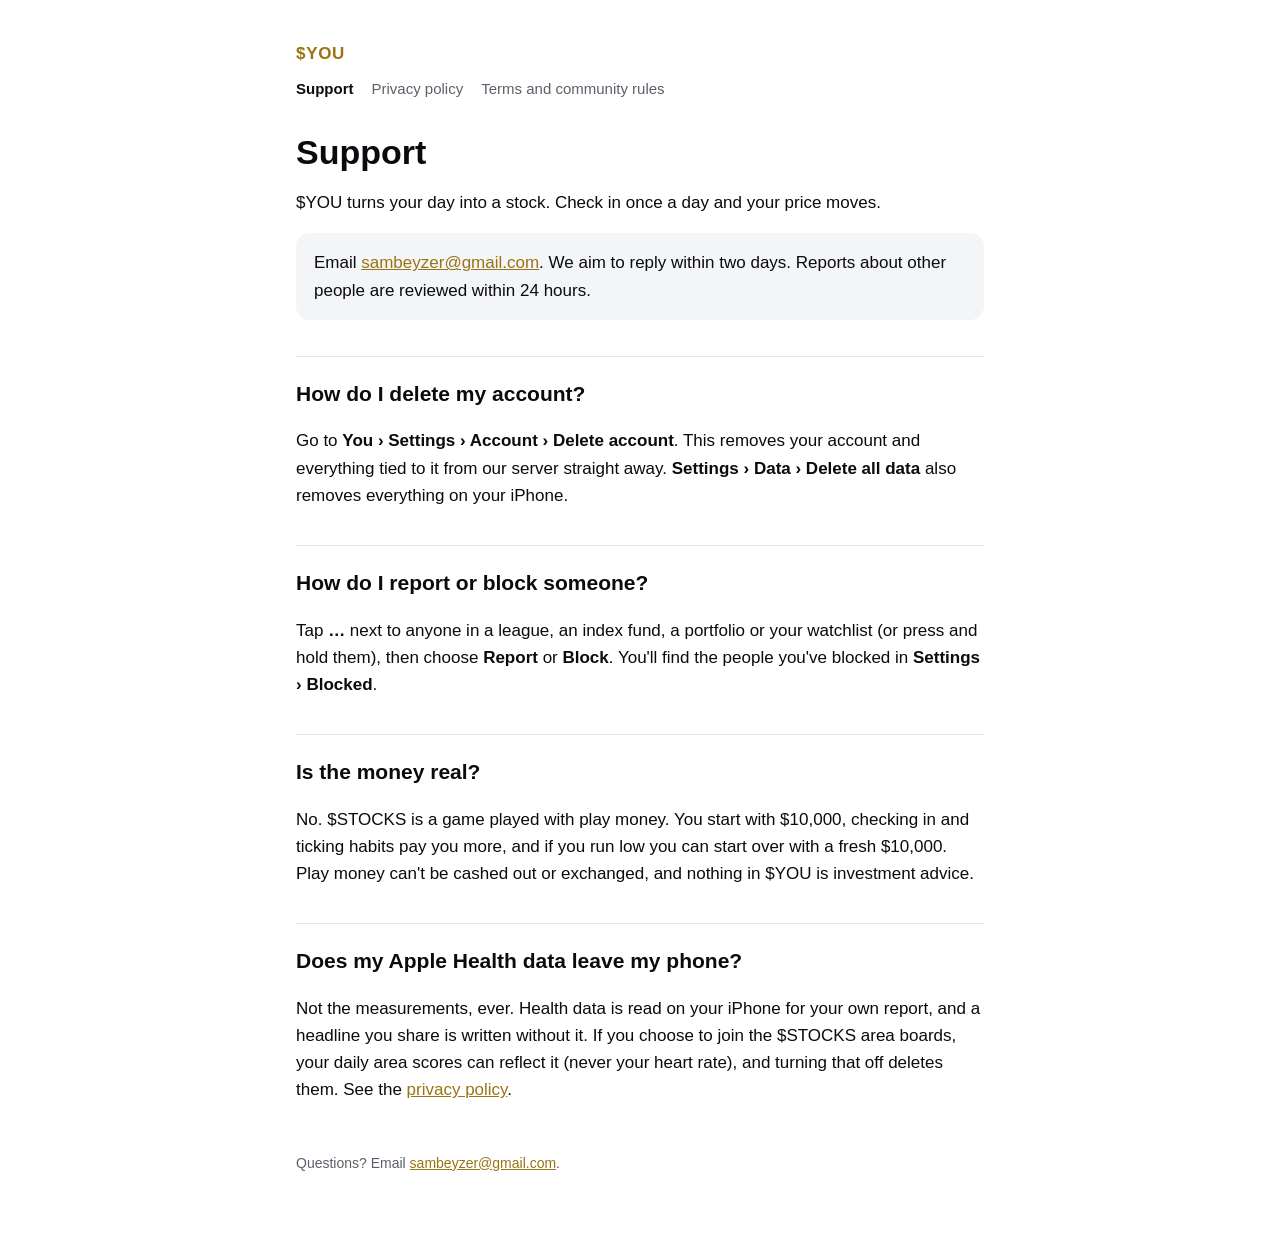
<file: index.html>
<!doctype html>
<html lang="en">
<head>
<meta charset="utf-8">
<meta name="viewport" content="width=device-width, initial-scale=1">
<title>$YOU Support</title>
<link rel="stylesheet" href="style.css">
</head>
<body>
<main>
<header>
  <a class="mark" href="./">$YOU</a>
  <nav>
    <a href="./" aria-current="page">Support</a>
    <a href="privacy.html">Privacy policy</a>
    <a href="terms.html">Terms and community rules</a>
  </nav>
</header>
<h1>Support</h1>
<p>$YOU turns your day into a stock. Check in once a day and your price moves.</p>
<div class="card">Email <a href="mailto:sambeyzer@gmail.com?subject=%24YOU%20support">sambeyzer@gmail.com</a>. We aim to reply within two days. Reports about other people are reviewed within 24 hours.</div>

<h2>How do I delete my account?</h2>
<p>Go to <strong>You › Settings › Account › Delete account</strong>. This removes your account and everything tied to it from our server straight away. <strong>Settings › Data › Delete all data</strong> also removes everything on your iPhone.</p>

<h2>How do I report or block someone?</h2>
<p>Tap <strong>…</strong> next to anyone in a league, an index fund, a portfolio or your watchlist (or press and hold them), then choose <strong>Report</strong> or <strong>Block</strong>. You'll find the people you've blocked in <strong>Settings › Blocked</strong>.</p>

<h2>Is the money real?</h2>
<p>No. $STOCKS is a game played with play money. You start with $10,000, checking in and ticking habits pay you more, and if you run low you can start over with a fresh $10,000. Play money can't be cashed out or exchanged, and nothing in $YOU is investment advice.</p>

<h2>Does my Apple Health data leave my phone?</h2>
<p>Not the measurements, ever. Health data is read on your iPhone for your own report, and a headline you share is written without it. If you choose to join the $STOCKS area boards, your daily area scores can reflect it (never your heart rate), and turning that off deletes them. See the <a href="privacy.html">privacy policy</a>.</p>
<footer>Questions? Email <a href="mailto:sambeyzer@gmail.com">sambeyzer@gmail.com</a>.</footer>
</main>
</body>
</html>
</file>
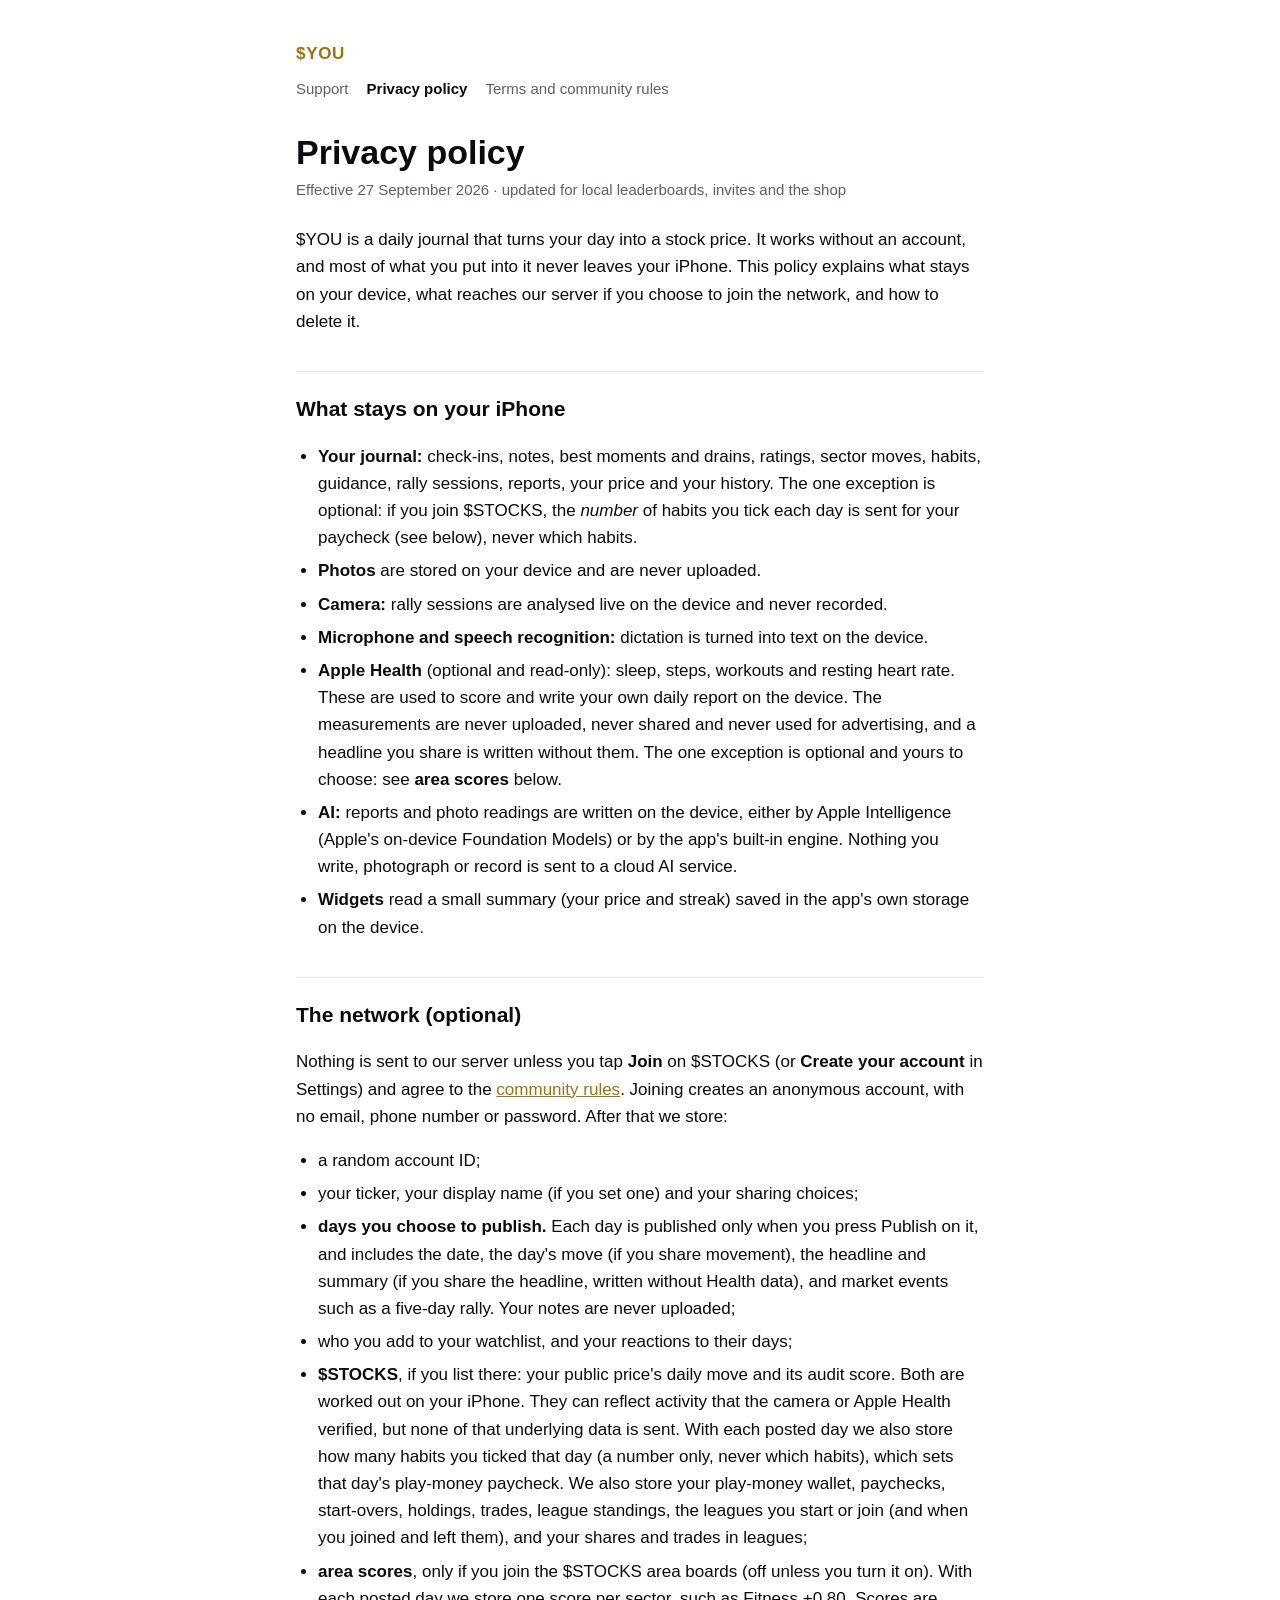
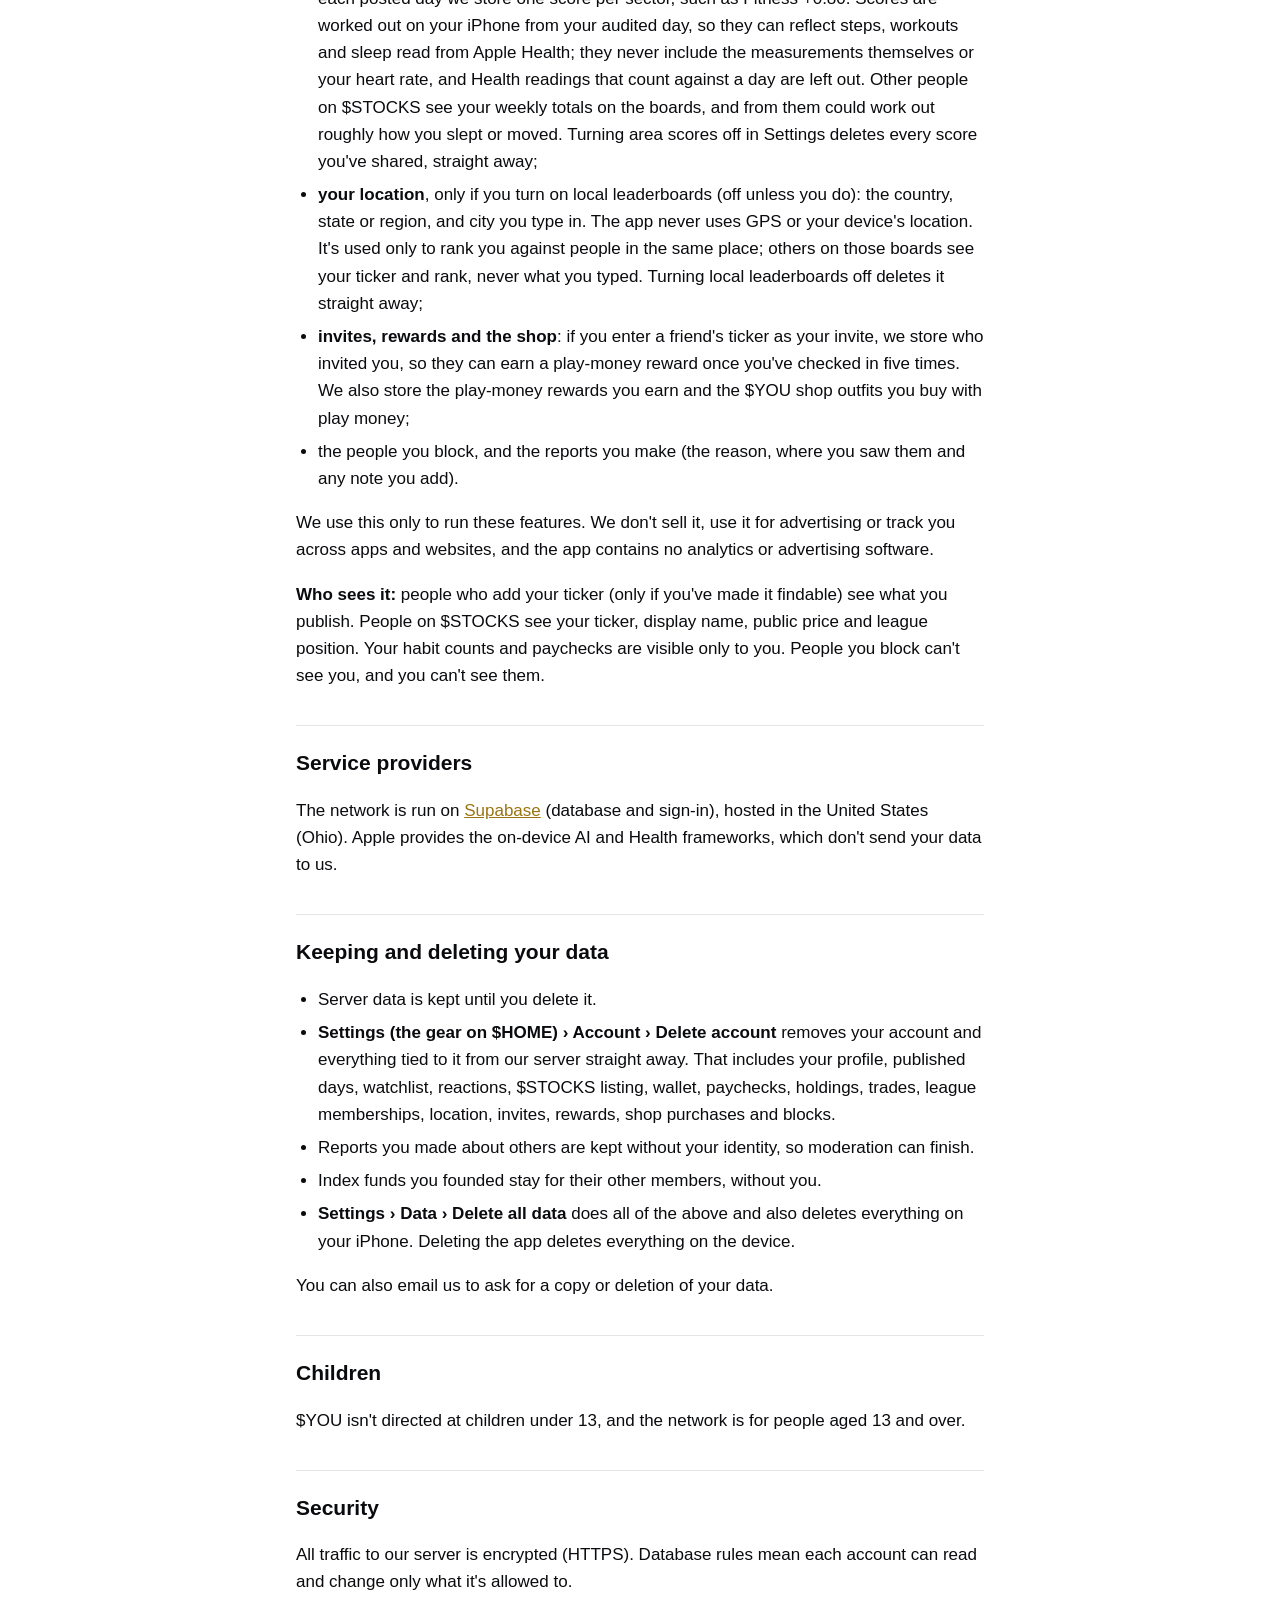
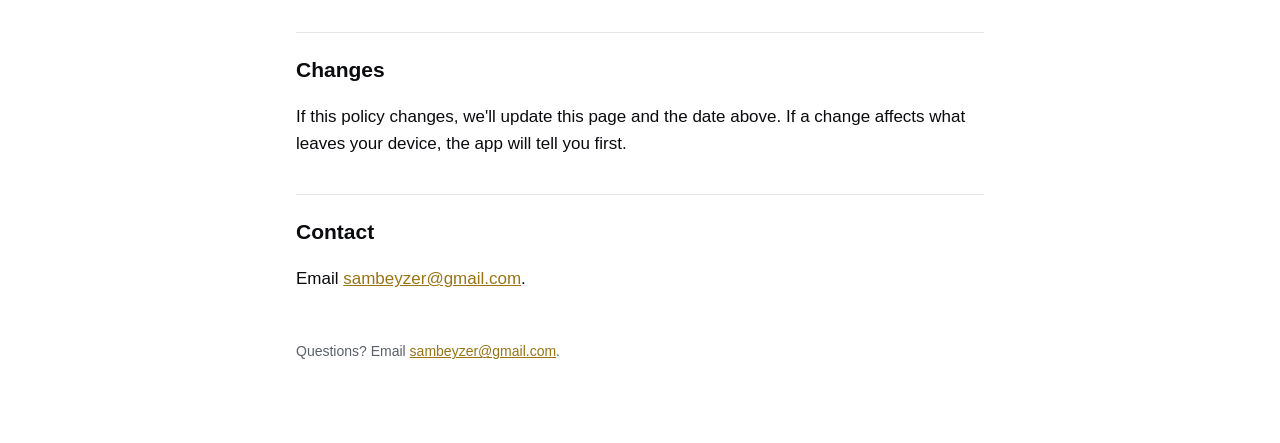
<file: privacy.html>
<!doctype html>
<html lang="en">
<head>
<meta charset="utf-8">
<meta name="viewport" content="width=device-width, initial-scale=1">
<title>$YOU Privacy Policy</title>
<link rel="stylesheet" href="style.css">
</head>
<body>
<main>
<header>
  <a class="mark" href="./">$YOU</a>
  <nav>
    <a href="./">Support</a>
    <a href="privacy.html" aria-current="page">Privacy policy</a>
    <a href="terms.html">Terms and community rules</a>
  </nav>
</header>
<h1>Privacy policy</h1>
<p class="effective">Effective 27 September 2026 · updated for local leaderboards, invites and the shop</p>
<p>$YOU is a daily journal that turns your day into a stock price. It works without an account, and most of what you put into it never leaves your iPhone. This policy explains what stays on your device, what reaches our server if you choose to join the network, and how to delete it.</p>

<h2>What stays on your iPhone</h2>
<ul>
  <li><strong>Your journal:</strong> check-ins, notes, best moments and drains, ratings, sector moves, habits, guidance, rally sessions, reports, your price and your history. The one exception is optional: if you join $STOCKS, the <em>number</em> of habits you tick each day is sent for your paycheck (see below), never which habits.</li>
  <li><strong>Photos</strong> are stored on your device and are never uploaded.</li>
  <li><strong>Camera:</strong> rally sessions are analysed live on the device and never recorded.</li>
  <li><strong>Microphone and speech recognition:</strong> dictation is turned into text on the device.</li>
  <li><strong>Apple Health</strong> (optional and read-only): sleep, steps, workouts and resting heart rate. These are used to score and write your own daily report on the device. The measurements are never uploaded, never shared and never used for advertising, and a headline you share is written without them. The one exception is optional and yours to choose: see <strong>area scores</strong> below.</li>
  <li><strong>AI:</strong> reports and photo readings are written on the device, either by Apple Intelligence (Apple's on-device Foundation Models) or by the app's built-in engine. Nothing you write, photograph or record is sent to a cloud AI service.</li>
  <li><strong>Widgets</strong> read a small summary (your price and streak) saved in the app's own storage on the device.</li>
</ul>

<h2>The network (optional)</h2>
<p>Nothing is sent to our server unless you tap <strong>Join</strong> on $STOCKS (or <strong>Create your account</strong> in Settings) and agree to the <a href="terms.html">community rules</a>. Joining creates an anonymous account, with no email, phone number or password. After that we store:</p>
<ul>
  <li>a random account ID;</li>
  <li>your ticker, your display name (if you set one) and your sharing choices;</li>
  <li><strong>days you choose to publish.</strong> Each day is published only when you press Publish on it, and includes the date, the day's move (if you share movement), the headline and summary (if you share the headline, written without Health data), and market events such as a five-day rally. Your notes are never uploaded;</li>
  <li>who you add to your watchlist, and your reactions to their days;</li>
  <li><strong>$STOCKS</strong>, if you list there: your public price's daily move and its audit score. Both are worked out on your iPhone. They can reflect activity that the camera or Apple Health verified, but none of that underlying data is sent. With each posted day we also store how many habits you ticked that day (a number only, never which habits), which sets that day's play-money paycheck. We also store your play-money wallet, paychecks, start-overs, holdings, trades, league standings, the leagues you start or join (and when you joined and left them), and your shares and trades in leagues;</li>
  <li><strong>area scores</strong>, only if you join the $STOCKS area boards (off unless you turn it on). With each posted day we store one score per sector, such as Fitness +0.80. Scores are worked out on your iPhone from your audited day, so they can reflect steps, workouts and sleep read from Apple Health; they never include the measurements themselves or your heart rate, and Health readings that count against a day are left out. Other people on $STOCKS see your weekly totals on the boards, and from them could work out roughly how you slept or moved. Turning area scores off in Settings deletes every score you've shared, straight away;</li>
  <li><strong>your location</strong>, only if you turn on local leaderboards (off unless you do): the country, state or region, and city you type in. The app never uses GPS or your device's location. It's used only to rank you against people in the same place; others on those boards see your ticker and rank, never what you typed. Turning local leaderboards off deletes it straight away;</li>
  <li><strong>invites, rewards and the shop</strong>: if you enter a friend's ticker as your invite, we store who invited you, so they can earn a play-money reward once you've checked in five times. We also store the play-money rewards you earn and the $YOU shop outfits you buy with play money;</li>
  <li>the people you block, and the reports you make (the reason, where you saw them and any note you add).</li>
</ul>
<p>We use this only to run these features. We don't sell it, use it for advertising or track you across apps and websites, and the app contains no analytics or advertising software.</p>
<p><strong>Who sees it:</strong> people who add your ticker (only if you've made it findable) see what you publish. People on $STOCKS see your ticker, display name, public price and league position. Your habit counts and paychecks are visible only to you. People you block can't see you, and you can't see them.</p>

<h2>Service providers</h2>
<p>The network is run on <a href="https://supabase.com/privacy">Supabase</a> (database and sign-in), hosted in the United States (Ohio). Apple provides the on-device AI and Health frameworks, which don't send your data to us.</p>

<h2>Keeping and deleting your data</h2>
<ul>
  <li>Server data is kept until you delete it.</li>
  <li><strong>Settings (the gear on $HOME) › Account › Delete account</strong> removes your account and everything tied to it from our server straight away. That includes your profile, published days, watchlist, reactions, $STOCKS listing, wallet, paychecks, holdings, trades, league memberships, location, invites, rewards, shop purchases and blocks.</li>
  <li>Reports you made about others are kept without your identity, so moderation can finish.</li>
  <li>Index funds you founded stay for their other members, without you.</li>
  <li><strong>Settings › Data › Delete all data</strong> does all of the above and also deletes everything on your iPhone. Deleting the app deletes everything on the device.</li>
</ul>
<p>You can also email us to ask for a copy or deletion of your data.</p>

<h2>Children</h2>
<p>$YOU isn't directed at children under 13, and the network is for people aged 13 and over.</p>

<h2>Security</h2>
<p>All traffic to our server is encrypted (HTTPS). Database rules mean each account can read and change only what it's allowed to.</p>

<h2>Changes</h2>
<p>If this policy changes, we'll update this page and the date above. If a change affects what leaves your device, the app will tell you first.</p>

<h2>Contact</h2>
<p>Email <a href="mailto:sambeyzer@gmail.com">sambeyzer@gmail.com</a>.</p>
<footer>Questions? Email <a href="mailto:sambeyzer@gmail.com">sambeyzer@gmail.com</a>.</footer>
</main>
</body>
</html>
</file>
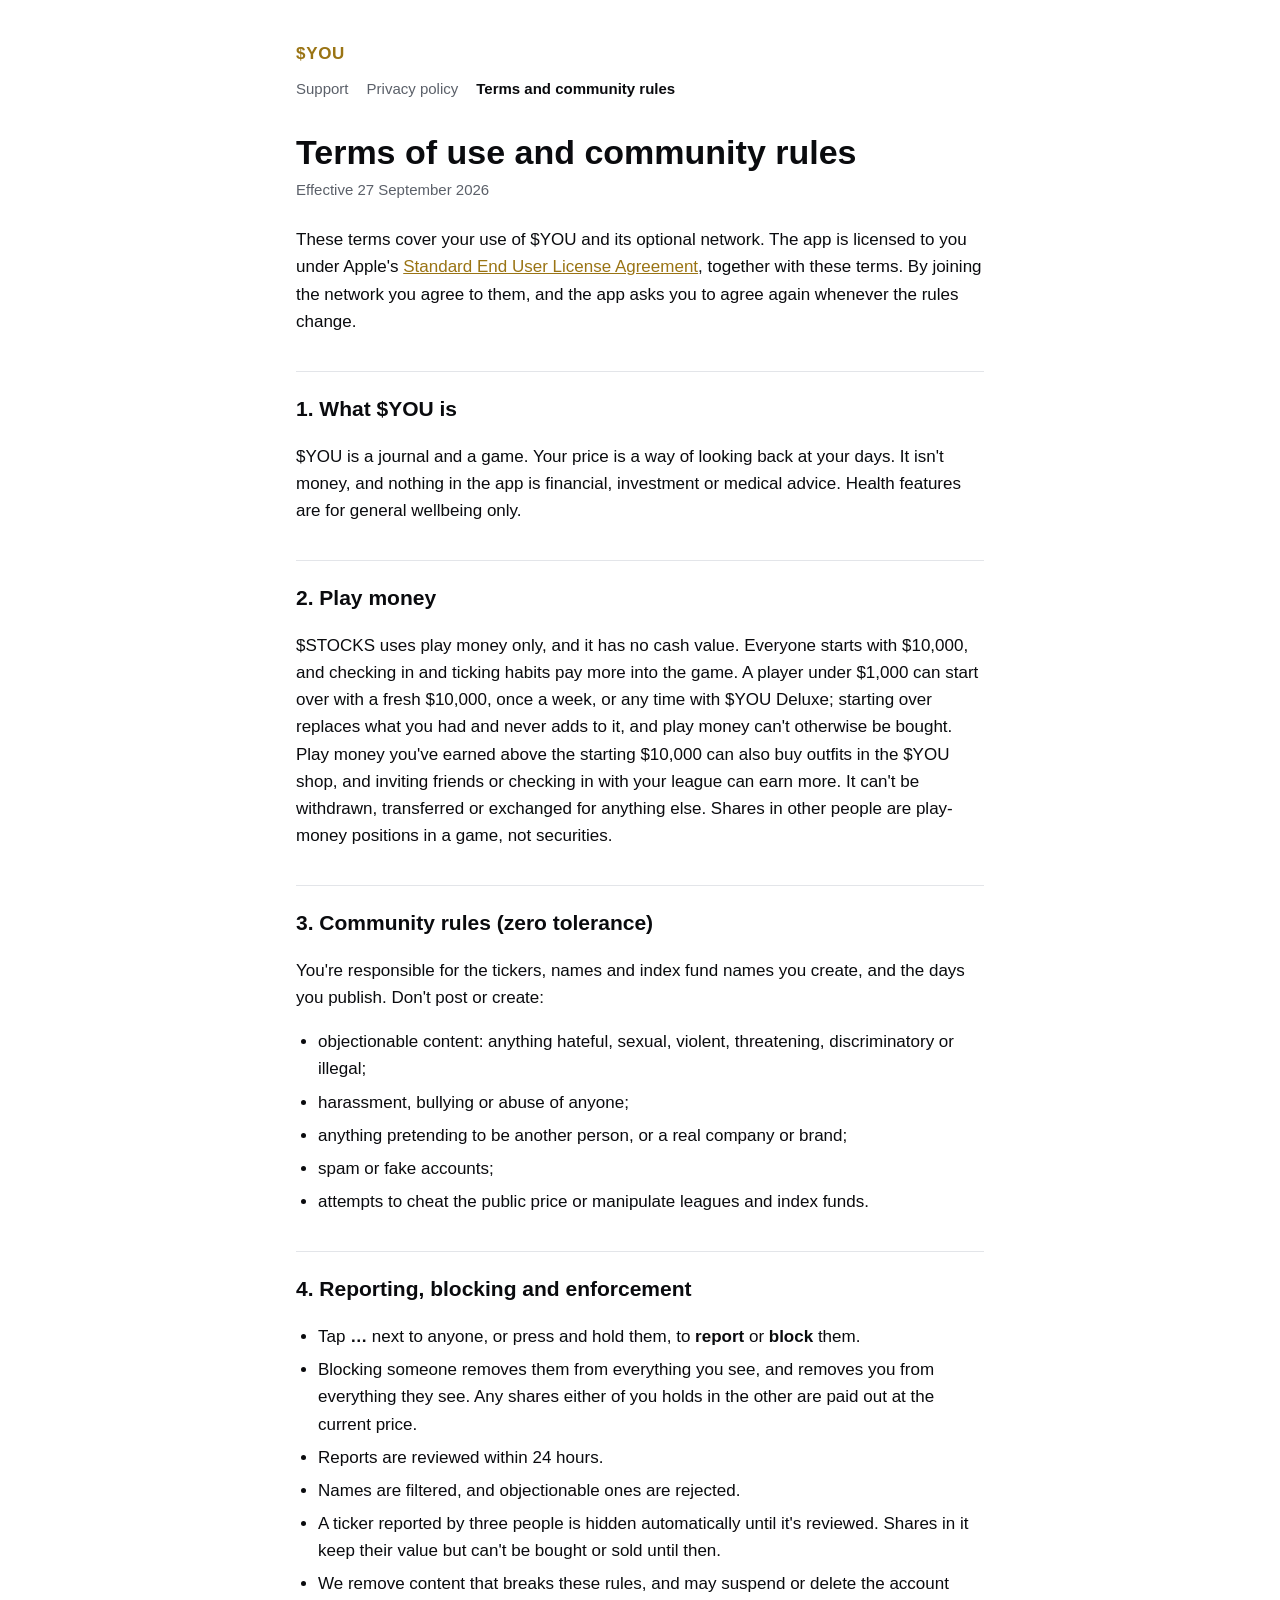
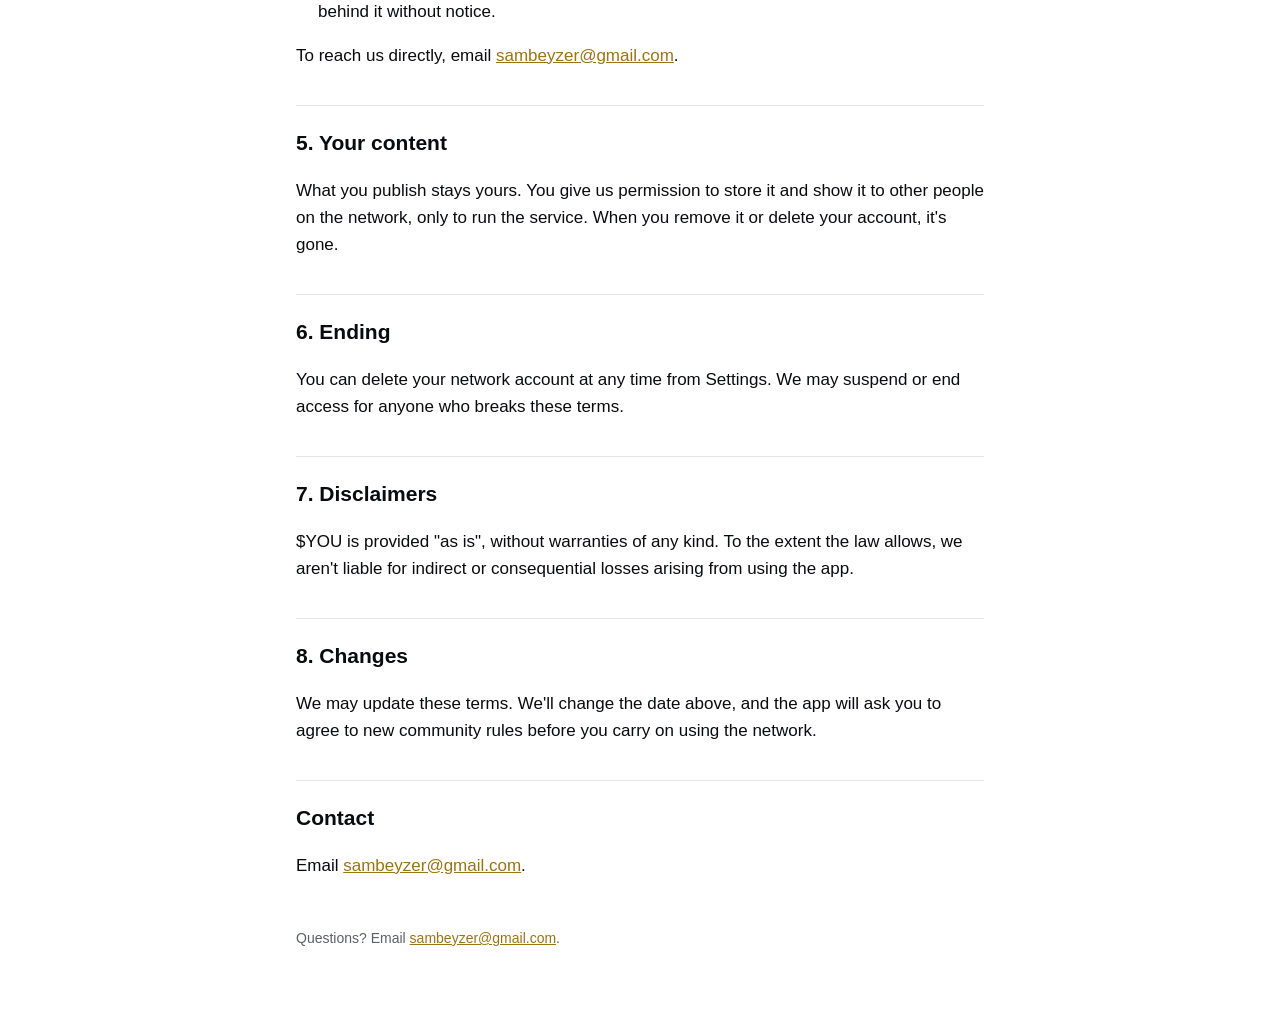
<file: terms.html>
<!doctype html>
<html lang="en">
<head>
<meta charset="utf-8">
<meta name="viewport" content="width=device-width, initial-scale=1">
<title>$YOU Terms</title>
<link rel="stylesheet" href="style.css">
</head>
<body>
<main>
<header>
  <a class="mark" href="./">$YOU</a>
  <nav>
    <a href="./">Support</a>
    <a href="privacy.html">Privacy policy</a>
    <a href="terms.html" aria-current="page">Terms and community rules</a>
  </nav>
</header>
<h1>Terms of use and community rules</h1>
<p class="effective">Effective 27 September 2026</p>
<p>These terms cover your use of $YOU and its optional network. The app is licensed to you under Apple's <a href="https://www.apple.com/legal/internet-services/itunes/dev/stdeula/">Standard End User License Agreement</a>, together with these terms. By joining the network you agree to them, and the app asks you to agree again whenever the rules change.</p>

<h2>1. What $YOU is</h2>
<p>$YOU is a journal and a game. Your price is a way of looking back at your days. It isn't money, and nothing in the app is financial, investment or medical advice. Health features are for general wellbeing only.</p>

<h2>2. Play money</h2>
<p>$STOCKS uses play money only, and it has no cash value. Everyone starts with $10,000, and checking in and ticking habits pay more into the game. A player under $1,000 can start over with a fresh $10,000, once a week, or any time with $YOU Deluxe; starting over replaces what you had and never adds to it, and play money can't otherwise be bought. Play money you've earned above the starting $10,000 can also buy outfits in the $YOU shop, and inviting friends or checking in with your league can earn more. It can't be withdrawn, transferred or exchanged for anything else. Shares in other people are play-money positions in a game, not securities.</p>

<h2>3. Community rules (zero tolerance)</h2>
<p>You're responsible for the tickers, names and index fund names you create, and the days you publish. Don't post or create:</p>
<ul>
  <li>objectionable content: anything hateful, sexual, violent, threatening, discriminatory or illegal;</li>
  <li>harassment, bullying or abuse of anyone;</li>
  <li>anything pretending to be another person, or a real company or brand;</li>
  <li>spam or fake accounts;</li>
  <li>attempts to cheat the public price or manipulate leagues and index funds.</li>
</ul>

<h2>4. Reporting, blocking and enforcement</h2>
<ul>
  <li>Tap <strong>…</strong> next to anyone, or press and hold them, to <strong>report</strong> or <strong>block</strong> them.</li>
  <li>Blocking someone removes them from everything you see, and removes you from everything they see. Any shares either of you holds in the other are paid out at the current price.</li>
  <li>Reports are reviewed within 24 hours.</li>
  <li>Names are filtered, and objectionable ones are rejected.</li>
  <li>A ticker reported by three people is hidden automatically until it's reviewed. Shares in it keep their value but can't be bought or sold until then.</li>
  <li>We remove content that breaks these rules, and may suspend or delete the account behind it without notice.</li>
</ul>
<p>To reach us directly, email <a href="mailto:sambeyzer@gmail.com">sambeyzer@gmail.com</a>.</p>

<h2>5. Your content</h2>
<p>What you publish stays yours. You give us permission to store it and show it to other people on the network, only to run the service. When you remove it or delete your account, it's gone.</p>

<h2>6. Ending</h2>
<p>You can delete your network account at any time from Settings. We may suspend or end access for anyone who breaks these terms.</p>

<h2>7. Disclaimers</h2>
<p>$YOU is provided "as is", without warranties of any kind. To the extent the law allows, we aren't liable for indirect or consequential losses arising from using the app.</p>

<h2>8. Changes</h2>
<p>We may update these terms. We'll change the date above, and the app will ask you to agree to new community rules before you carry on using the network.</p>

<h2>Contact</h2>
<p>Email <a href="mailto:sambeyzer@gmail.com">sambeyzer@gmail.com</a>.</p>
<footer>Questions? Email <a href="mailto:sambeyzer@gmail.com">sambeyzer@gmail.com</a>.</footer>
</main>
</body>
</html>
</file>
<file: style.css>
:root {
  --ground: #ffffff; --surface: #f4f5f7; --ink: #0a0b0e; --muted: #5b6069; --accent: #9a7414; --rule: #e3e5e9;
}
@media (prefers-color-scheme: dark) {
  :root { --ground: #0a0b0e; --surface: #141619; --ink: #f5f6f8; --muted: #9aa0a9; --accent: #e9c46a; --rule: #2a2e35; }
}
* { box-sizing: border-box; }
body {
  margin: 0; background: var(--ground); color: var(--ink);
  font: 17px/1.6 -apple-system, BlinkMacSystemFont, "SF Pro Text", "Helvetica Neue", Arial, sans-serif;
}
main { max-width: 720px; margin: 0 auto; padding: 40px 16px 80px; }
header { margin-bottom: 32px; }
.mark { font-weight: 700; letter-spacing: .04em; color: var(--accent); text-decoration: none; }
nav { display: flex; gap: 18px; flex-wrap: wrap; margin-top: 10px; font-size: 15px; }
nav a { color: var(--muted); text-decoration: none; }
nav a[aria-current] { color: var(--ink); font-weight: 600; }
h1 { font-size: 34px; line-height: 1.15; margin: 0 0 6px; }
h2 { font-size: 21px; margin: 36px 0 8px; padding-top: 20px; border-top: 1px solid var(--rule); }
.effective { color: var(--muted); font-size: 15px; margin: 0 0 24px; }
a { color: var(--accent); }
ul { padding-left: 22px; }
li { margin: 6px 0; }
.card { background: var(--surface); border-radius: 14px; padding: 16px 18px; margin: 16px 0; }
footer { margin-top: 48px; color: var(--muted); font-size: 14px; }
</file>
